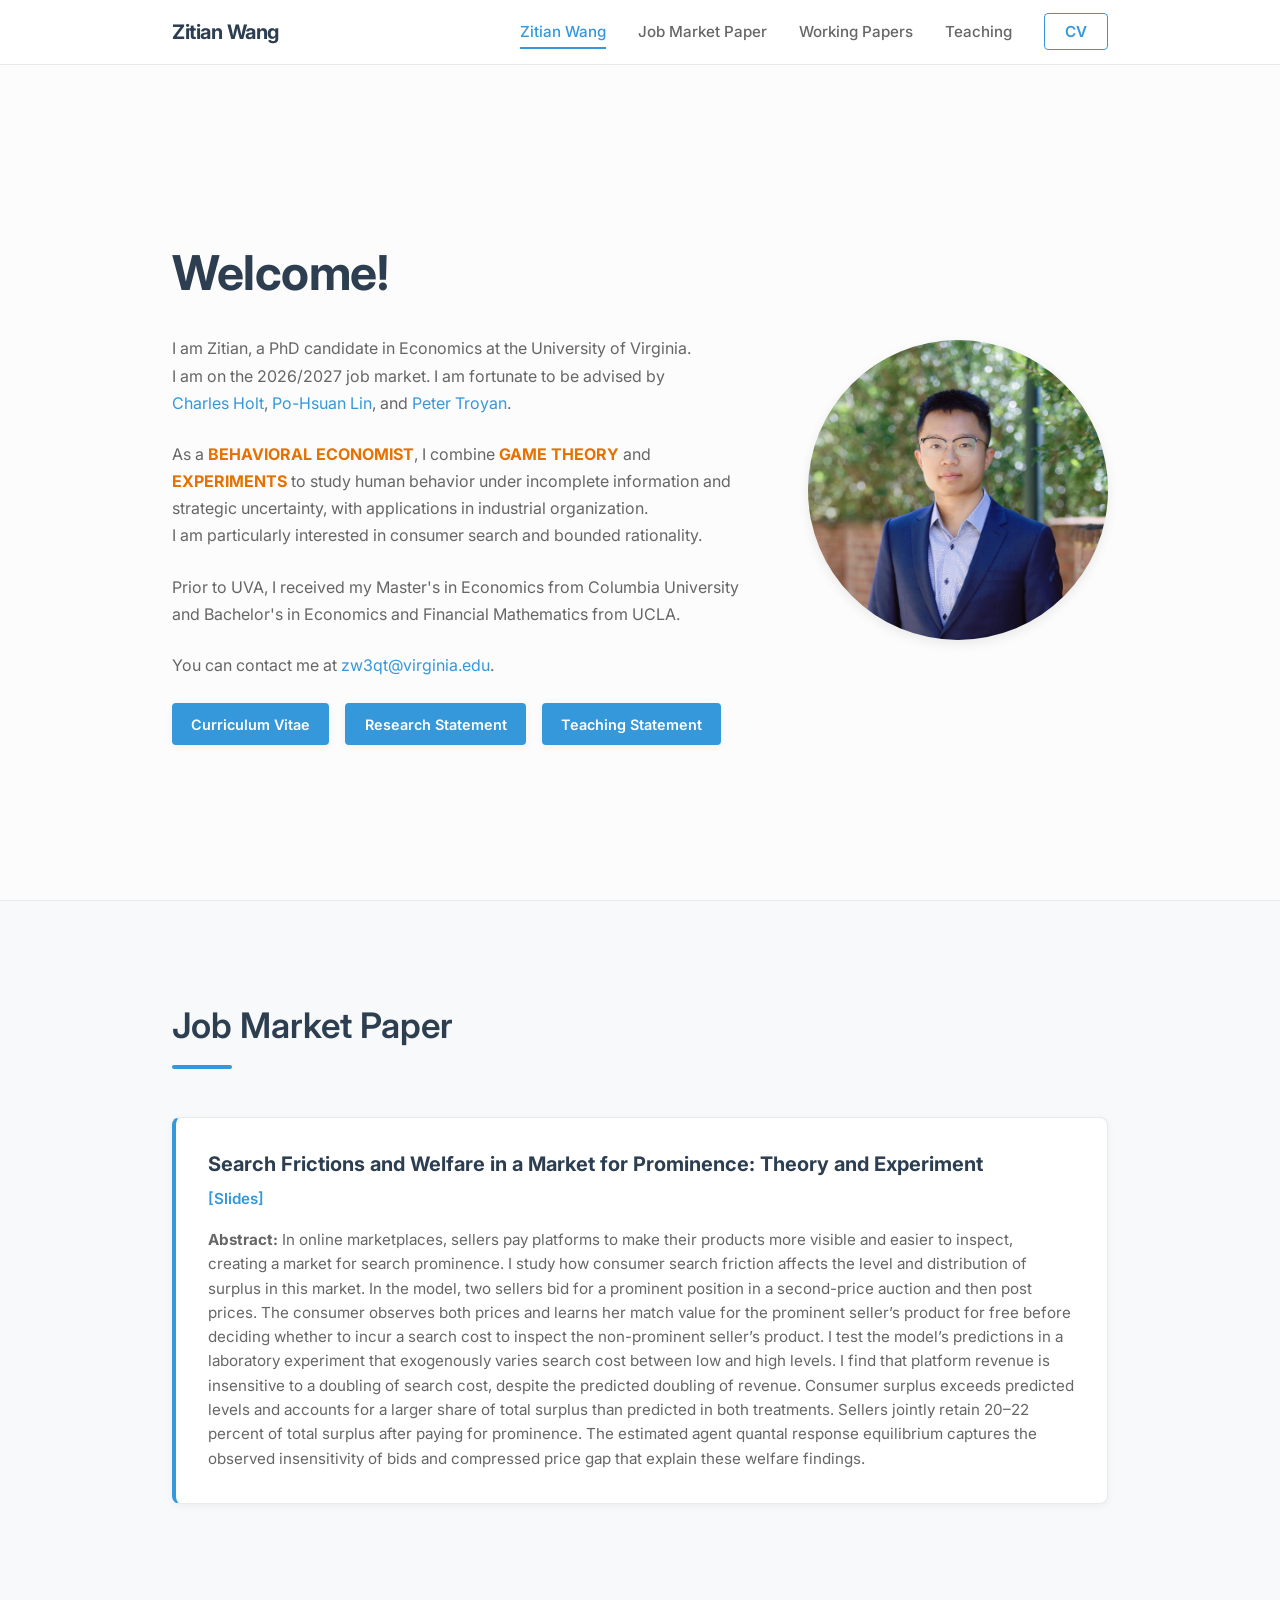
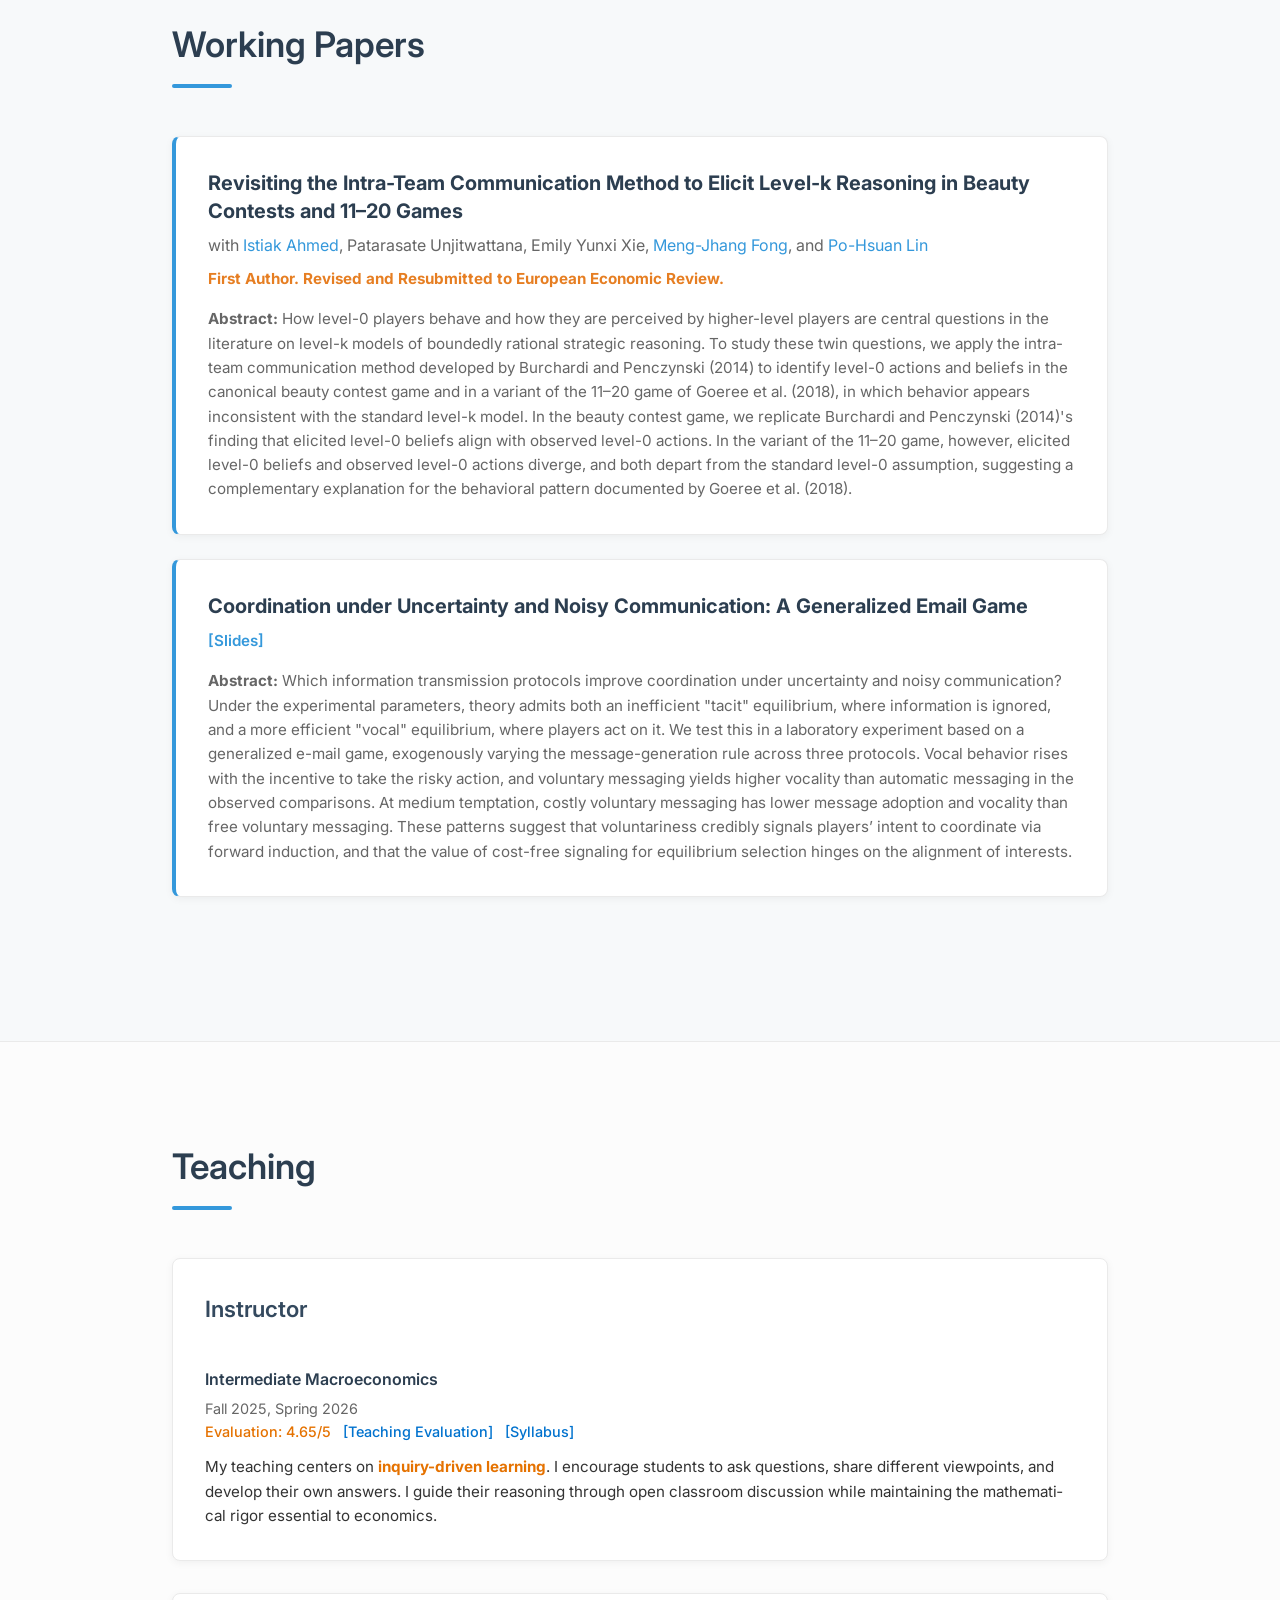
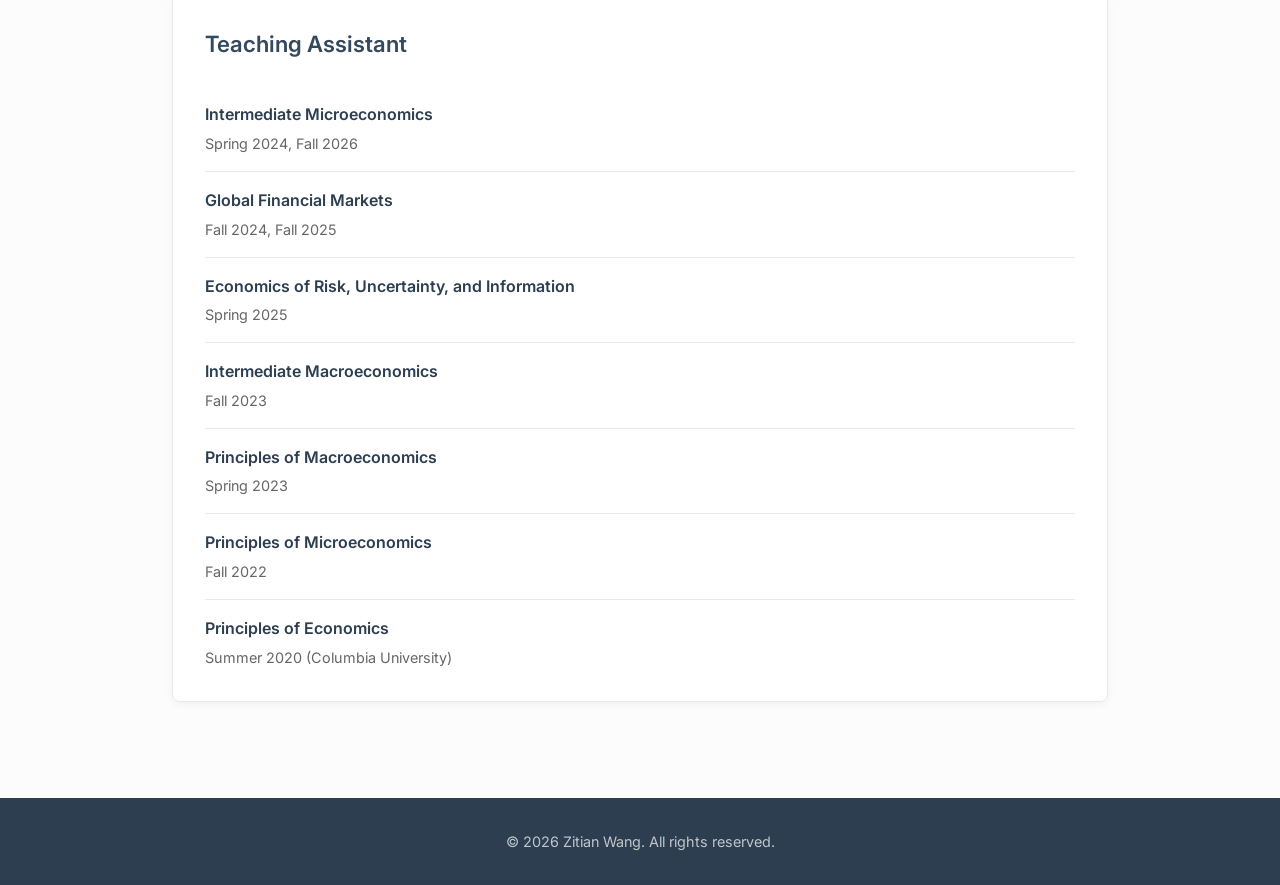
<file: index.html>
<!DOCTYPE html>
<html lang="en">
<head>
    <meta charset="UTF-8">
    <meta name="viewport" content="width=device-width, initial-scale=1.0">
    <title>Zitian Wang | PhD Candidate in Economics</title>
    <link rel="preconnect" href="https://fonts.googleapis.com">
    <link rel="preconnect" href="https://fonts.gstatic.com" crossorigin>
    <link href="https://fonts.googleapis.com/css2?family=Inter:wght@300;400;500;600;700&display=swap" rel="stylesheet">
    <link rel="stylesheet" href="style.css?v=5">
</head>
<body>
    <nav id="navbar">
        <div class="nav-content">
            <div class="nav-logo">
                <a href="#intro">Zitian Wang</a>
            </div>
            <ul class="nav-links">
                <li><a href="#intro" class="nav-item">Zitian Wang</a></li>
                <li><a href="#jmp" class="nav-item">Job Market Paper</a></li>
                <li><a href="#working-papers" class="nav-item">Working Papers</a></li>
                <li><a href="#teaching" class="nav-item">Teaching</a></li>
                <li><a href="assets/Zitian_Wang_CV.pdf" class="btn-nav-cv" target="_blank">CV</a></li>
            </ul>
        </div>
    </nav>

    <main>
        <section id="intro" class="section intro-section">
            <div class="container">
                <div class="intro-wrapper">
                    <div class="intro-content">
                        <h1>Welcome!</h1>
                        <p class="description">
                            I am Zitian, a PhD candidate in Economics at the University of Virginia.<br>
                            I am on the 2026/2027 job market. I am fortunate to be advised by<br>
                            <a href="https://sites.google.com/view/charlesholt/home" target="_blank">Charles Holt</a>, <a href="https://www.po-hsuan-lin.com/home" target="_blank">Po-Hsuan Lin</a>, and <a href="https://petertroyan.com/" target="_blank">Peter Troyan</a>.
                        </p>
                        
                        <p class="description">
                            As a <strong><span class="text-uva-orange">BEHAVIORAL ECONOMIST</span></strong>, I combine <strong><span class="text-uva-orange">GAME THEORY</span></strong> and <strong><span class="text-uva-orange">EXPERIMENTS</span></strong> to study human behavior under incomplete information and strategic uncertainty, with applications in industrial organization.<br>
                            I am particularly interested in consumer search and bounded rationality.
                        </p>
                        
                        <p class="description">
                            Prior to UVA, I received my Master's in Economics from Columbia University and Bachelor's in Economics and Financial Mathematics from&nbsp;UCLA.
                        </p>

                        <p class="description">
                            You can contact me at <a href="mailto:zw3qt@virginia.edu">zw3qt@virginia.edu</a>.
                        </p>

                        <div class="intro-actions">
                            <a href="assets/Zitian_Wang_CV.pdf" class="btn-primary" target="_blank">
                                Curriculum Vitae
                            </a>
                            <a href="assets/Zitian_Wang_Research_Statement.pdf" class="btn-primary" target="_blank">
                                Research Statement
                            </a>
                            <a href="assets/Zitian_Wang_Teaching_Statement.pdf" class="btn-primary" target="_blank">
                                Teaching Statement
                            </a>
                        </div>
                    </div>
                    <div class="intro-image">
                        <img src="assets/headshot_ZitianWang.jpg?v=4" alt="Zitian Wang" class="profile-pic">
                        <!-- Please upload your headshot to assets/headshot_ZitianWang.jpg or change the filename here -->
                    </div>
                </div>
            </div>
        </section>

        <section id="jmp" class="section research-section" style="border-bottom: none; padding-bottom: 2rem;">
            <div class="container">
                <div class="section-header">
                    <h2>Job Market Paper</h2>
                    <div class="divider"></div>
                </div>

                <div class="research-category">
                    <div class="paper-card highlight-card">
                        <h4 class="paper-title">
                            <a href="assets/Zitian_Wang_JMP.pdf" target="_blank">Search Frictions and Welfare in a Market for Prominence: Theory and Experiment</a>
                        </h4>
                        <div class="paper-links">
                            <a href="assets/Zitian_Wang_JMP_Slides.pdf" class="paper-link" target="_blank">[Slides]</a>
                        </div>
                        <p class="paper-abstract">
                            <strong>Abstract:</strong> In online marketplaces, sellers pay platforms to make their products more visible and easier to inspect, creating a market for search prominence. I study how consumer search friction affects the level and distribution of surplus in this market. In the model, two sellers bid for a prominent position in a second-price auction and then post prices. The consumer observes both prices and learns her match value for the prominent seller’s product for free before deciding whether to incur a search cost to inspect the non-prominent seller’s product. I test the model’s predictions in a laboratory experiment that exogenously varies search cost between low and high levels. I find that platform revenue is insensitive to a doubling of search cost, despite the predicted doubling of revenue. Consumer surplus exceeds predicted levels and accounts for a larger share of total surplus than predicted in both treatments. Sellers jointly retain 20–22 percent of total surplus after paying for prominence. The estimated agent quantal response equilibrium captures the observed insensitivity of bids and compressed price gap that explain these welfare findings.
                        </p>
                    </div>
                </div>
            </div>
        </section>

        <section id="working-papers" class="section research-section" style="padding-top: 2rem; border-top: none;">
            <div class="container">
                <div class="section-header">
                    <h2>Working Papers</h2>
                    <div class="divider"></div>
                </div>

                <div class="research-category">
                    
                    <div class="paper-card highlight-card">
                        <h4 class="paper-title">
                            <a href="https://arxiv.org/pdf/2608.18069" target="_blank">Revisiting the Intra-Team Communication Method to Elicit Level-k Reasoning in Beauty Contests and 11–20 Games</a>
                        </h4>
                        <div class="paper-links">
                        </div>
                        <p class="paper-authors">with <a href="https://economics.virginia.edu/people/istiak-ahmed" target="_blank">Istiak Ahmed</a>, Patarasate Unjitwattana, Emily Yunxi Xie, <a href="https://mjfong.github.io/" target="_blank">Meng-Jhang Fong</a>, and <a href="https://www.po-hsuan-lin.com/home" target="_blank">Po-Hsuan Lin</a></p>
                        <p class="paper-status"><strong>First Author. Revised and Resubmitted to European Economic Review.</strong></p>
                        <p class="paper-abstract">
                            <strong>Abstract:</strong> How level-0 players behave and how they are perceived by higher-level players are central questions in the literature on level-k models of boundedly rational strategic reasoning. To study these twin questions, we apply the intra-team communication method developed by Burchardi and Penczynski (2014) to identify level-0 actions and beliefs in the canonical beauty contest game and in a variant of the 11–20 game of Goeree et al. (2018), in which behavior appears inconsistent with the standard level-k model. In the beauty contest game, we replicate Burchardi and Penczynski (2014)'s finding that elicited level-0 beliefs align with observed level-0 actions. In the variant of the 11–20 game, however, elicited level-0 beliefs and observed level-0 actions diverge, and both depart from the standard level-0 assumption, suggesting a complementary explanation for the behavioral pattern documented by Goeree et al. (2018).
                        </p>
                    </div>

                    <div class="paper-card highlight-card">
                        <h4 class="paper-title">
                            <a href="assets/Zitian_Wang_Email_Game.pdf" target="_blank">Coordination under Uncertainty and Noisy Communication: A Generalized Email Game</a>
                        </h4>
                        <div class="paper-links">
                            <a href="assets/Zitian_Wang_Email_Game_Slides.pdf" class="paper-link" target="_blank">[Slides]</a>
                        </div>
                        <p class="paper-abstract">
                            <strong>Abstract:</strong> Which information transmission protocols improve coordination under uncertainty and noisy communication? Under the experimental parameters, theory admits both an inefficient "tacit" equilibrium, where information is ignored, and a more efficient "vocal" equilibrium, where players act on it. We test this in a laboratory experiment based on a generalized e-mail game, exogenously varying the message-generation rule across three protocols. Vocal behavior rises with the incentive to take the risky action, and voluntary messaging yields higher vocality than automatic messaging in the observed comparisons. At medium temptation, costly voluntary messaging has lower message adoption and vocality than free voluntary messaging. These patterns suggest that voluntariness credibly signals players’ intent to coordinate via forward induction, and that the value of cost-free signaling for equilibrium selection hinges on the alignment of interests.
                        </p>
                    </div>
                </div>
            </div>
        </section>

        <section id="teaching" class="section teaching-section">
            <div class="container">
                <div class="section-header">
                    <h2>Teaching</h2>
                    <div class="divider"></div>
                </div>

                <div class="teaching-grid">
                    <div class="teaching-card">
                        <h3>Instructor</h3>
                        <ul class="teaching-list">
                            <li>
                                <div class="course-header">
                                    <span class="course-name">Intermediate Macroeconomics</span>
                                </div>
                                <span class="course-meta">Fall 2025, Spring 2026</span>
                                <span class="course-meta" style="color: #E57200; font-weight: 500;">Evaluation: 4.65/5 <a href="assets/Zitian_Wang_ECON3020_Evaluation.pdf" target="_blank" style="color: #0072CE; text-decoration: none; margin-left: 0.5rem;">[Teaching Evaluation]</a> <a href="assets/Zitian_Wang_ECON3020_Syllabus.pdf" target="_blank" style="color: #0072CE; text-decoration: none; margin-left: 0.5rem;">[Syllabus]</a></span>
                                <p class="course-description" style="margin-top: 0.8rem; font-size: 0.95rem; line-height: 1.6; color: var(--text-color); text-wrap: pretty; hyphens: auto; -webkit-hyphens: auto;">
                                    My teaching centers on <strong><span class="text-uva-orange">inquiry-driven learning</span></strong>. I encourage students to ask questions, share different viewpoints, and develop their own answers. I guide their reasoning through open classroom discussion while maintaining the math&shy;e&shy;mat&shy;i&shy;cal rigor essential to economics.
                                </p>
                            </li>
                        </ul>
                    </div>

                    <div class="teaching-card">
                        <h3>Teaching Assistant</h3>
                        <ul class="teaching-list">
                            <li>
                                <div class="course-header">
                                    <span class="course-name">Intermediate Microeconomics</span>
                                </div>
                                <span class="course-meta">Spring 2024, Fall 2026</span>
                            </li>
                            <li>
                                <div class="course-header">
                                    <span class="course-name">Global Financial Markets</span>
                                </div>
                                <span class="course-meta">Fall 2024, Fall 2025</span>
                            </li>
                            <li>
                                <div class="course-header">
                                    <span class="course-name">Economics of Risk, Uncertainty, and Information</span>
                                </div>
                                <span class="course-meta">Spring 2025</span>
                            </li>
                            <li>
                                <div class="course-header">
                                    <span class="course-name">Intermediate Macroeconomics</span>
                                </div>
                                <span class="course-meta">Fall 2023</span>
                            </li>
                            <li>
                                <div class="course-header">
                                    <span class="course-name">Principles of Macroeconomics</span>
                                </div>
                                <span class="course-meta">Spring 2023</span>
                            </li>
                            <li>
                                <div class="course-header">
                                    <span class="course-name">Principles of Microeconomics</span>
                                </div>
                                <span class="course-meta">Fall 2022</span>
                            </li>
                            <li>
                                <div class="course-header">
                                    <span class="course-name">Principles of Economics</span>
                                </div>
                                <span class="course-meta">Summer 2020 (Columbia University)</span>
                            </li>
                        </ul>
                    </div>
                </div>
            </div>
        </section>
    </main>

    <footer>
        <div class="container text-center">
            <p>&copy; 2026 Zitian Wang. All rights reserved.</p>
        </div>
    </footer>

    <script src="script.js"></script>
</body>
</html>
</file>
<file: style.css>
:root {
    /* Color Palette */
    --primary-color: #2c3e50;
    --secondary-color: #34495e;
    --accent-color: #3498db;
    --accent-hover: #2980b9;
    --text-main: #333333;
    --text-muted: #666666;
    --bg-main: #fcfcfc;
    --bg-card: #ffffff;
    --border-color: #eaeaea;
    --shadow-sm: 0 2px 8px rgba(0,0,0,0.05);
    --shadow-md: 0 4px 12px rgba(0,0,0,0.08);
    --transition-fast: 0.2s ease-in-out;
}

* {
    margin: 0;
    padding: 0;
    box-sizing: border-box;
}

html {
    scroll-behavior: smooth;
    font-size: 16px;
}

body {
    font-family: 'Inter', -apple-system, BlinkMacSystemFont, "Segoe UI", Roboto, Helvetica, Arial, sans-serif;
    color: var(--text-main);
    background-color: var(--bg-main);
    line-height: 1.6;
    -webkit-font-smoothing: antialiased;
}

a {
    color: var(--accent-color);
    text-decoration: none;
    transition: color var(--transition-fast);
}

a:hover {
    color: var(--accent-hover);
}

.container {
    max-width: 1000px;
    margin: 0 auto;
    padding: 0 2rem;
}

/* Typography */
h1 {
    font-size: 3rem;
    font-weight: 700;
    color: var(--primary-color);
    letter-spacing: -0.5px;
    margin-bottom: 0.5rem;
}

h1 span {
    font-size: 2.2rem;
    font-weight: 400;
    color: var(--text-muted);
}

h2 {
    font-size: 2.2rem;
    color: var(--primary-color);
    font-weight: 600;
}

h3 {
    font-size: 1.4rem;
    color: var(--secondary-color);
    margin-bottom: 1.5rem;
    font-weight: 600;
}

.subtitle {
    font-size: 1.4rem;
    color: var(--secondary-color);
    font-weight: 400;
    margin-bottom: 1rem;
}

.description {
    font-size: 1rem;
    color: var(--text-muted);
    max-width: 900px;
    margin: 1.5rem 0;
    line-height: 1.7;
}

/* Navigation */
#navbar {
    position: fixed;
    top: 0;
    width: 100%;
    background-color: rgba(255, 255, 255, 0.95);
    backdrop-filter: blur(8px);
    border-bottom: 1px solid var(--border-color);
    z-index: 1000;
    padding: 1rem 0;
    transition: all 0.3s ease;
}

.nav-content {
    max-width: 1000px;
    margin: 0 auto;
    padding: 0 2rem;
    display: flex;
    justify-content: space-between;
    align-items: center;
}

.nav-logo a {
    font-size: 1.25rem;
    font-weight: 700;
    color: var(--primary-color);
    letter-spacing: -0.5px;
}

.nav-links {
    display: flex;
    list-style: none;
    align-items: center;
    gap: 2rem;
}

.text-muted {
    color: var(--text-muted);
}

.text-uva-orange {
    color: #E57200;
}

.nav-item {
    color: var(--text-muted);
    font-weight: 500;
    font-size: 0.95rem;
    padding: 0.5rem 0;
    position: relative;
}

.nav-item::after {
    content: '';
    position: absolute;
    bottom: 0;
    left: 0;
    width: 0;
    height: 2px;
    background-color: var(--accent-color);
    transition: width var(--transition-fast);
}

.nav-item:hover {
    color: var(--primary-color);
}

.nav-item.active {
    color: var(--accent-color);
}

.nav-item.active::after {
    width: 100%;
}

.btn-nav-cv {
    background-color: transparent;
    color: var(--accent-color);
    border: 1px solid var(--accent-color);
    padding: 0.5rem 1.25rem;
    border-radius: 4px;
    font-weight: 600;
    font-size: 0.95rem;
}

.btn-nav-cv:hover {
    background-color: var(--accent-color);
    color: white;
}

/* Layout */
main {
    padding-top: 80px; /* Offset for fixed nav */
}

.section {
    padding: 6rem 0;
}

.section-header {
    margin-bottom: 3rem;
}

.divider {
    width: 60px;
    height: 4px;
    background-color: var(--accent-color);
    margin-top: 0.75rem;
    border-radius: 2px;
}

/* Intro Section */
.intro-section {
    min-height: calc(100vh - 80px);
    display: flex;
    align-items: center;
    background-color: var(--bg-main);
}

.intro-wrapper {
    display: flex;
    justify-content: space-between;
    align-items: center;
    gap: 4rem;
}

.intro-content {
    flex: 1;
}

.intro-image {
    flex-shrink: 0;
    width: 300px;
    height: 300px;
    border-radius: 50%;
    overflow: hidden;
    background-color: #eaeaea; /* Placeholder color */
    box-shadow: var(--shadow-md);
}

.profile-pic {
    width: 100%;
    height: 100%;
    object-fit: cover;
    object-position: center 8%;
}

.status-badge {
    display: inline-block;
    background-color: #e8f4fd;
    color: var(--accent-hover);
    padding: 0.4rem 1rem;
    border-radius: 20px;
    font-size: 0.9rem;
    font-weight: 600;
    margin: 1rem 0;
}

.contact-info {
    margin: 2rem 0;
    font-size: 1.1rem;
}

.intro-actions {
    display: flex;
    gap: 1rem;
    flex-wrap: nowrap;
}

.btn-primary {
    display: inline-block;
    background-color: var(--accent-color);
    color: white;
    padding: 0.6rem 1.2rem;
    border-radius: 4px;
    font-weight: 600;
    font-size: 0.9rem;
    box-shadow: var(--shadow-sm);
    transition: all var(--transition-fast);
}

.btn-primary:hover {
    background-color: var(--accent-hover);
    color: white;
    transform: translateY(-2px);
    box-shadow: var(--shadow-md);
}

/* Research Section */
.research-section {
    background-color: #f7f9fa;
    border-top: 1px solid var(--border-color);
    border-bottom: 1px solid var(--border-color);
}

.research-category {
    margin-bottom: 3rem;
}

.paper-card {
    background-color: var(--bg-card);
    padding: 2rem;
    border-radius: 8px;
    box-shadow: var(--shadow-sm);
    margin-bottom: 1.5rem;
    border: 1px solid var(--border-color);
}

.highlight-card {
    border-left: 4px solid var(--accent-color);
}

.paper-title {
    font-size: 1.25rem;
    color: var(--primary-color);
    margin-bottom: 0.5rem;
    line-height: 1.4;
}

.paper-title a {
    color: var(--primary-color);
}

.paper-title a:hover {
    color: var(--accent-color);
}

.year {
    color: var(--text-muted);
    font-weight: 400;
    font-size: 1.1rem;
}

.paper-authors {
    color: var(--text-muted);
    margin-bottom: 0.5rem;
}

.paper-status {
    color: #e67e22;
    font-size: 0.95rem;
}

.paper-abstract {
    margin-top: 1rem;
    font-size: 0.95rem;
    color: var(--text-muted);
    line-height: 1.6;
}

.paper-links {
    margin-top: 0.5rem;
}

.paper-link {
    font-weight: 600;
    font-size: 0.95rem;
}

/* Teaching Section */
.teaching-grid {
    display: flex;
    flex-direction: column;
    gap: 2rem;
}

.teaching-card {
    background-color: var(--bg-card);
    padding: 2rem;
    border-radius: 8px;
    box-shadow: var(--shadow-sm);
    border: 1px solid var(--border-color);
}

.teaching-list {
    list-style: none;
}

.teaching-list li {
    padding: 1rem 0;
    border-bottom: 1px solid var(--border-color);
}

.teaching-list li:last-child {
    border-bottom: none;
    padding-bottom: 0;
}

.course-header {
    display: flex;
    justify-content: space-between;
    align-items: baseline;
    margin-bottom: 0.25rem;
}

.course-name {
    font-weight: 600;
    color: var(--primary-color);
}

.course-term {
    font-size: 0.85rem;
    color: var(--text-muted);
}

.course-meta {
    font-size: 0.9rem;
    color: var(--text-muted);
    display: block;
}

/* Footer */
footer {
    padding: 2rem 0;
    background-color: var(--primary-color);
    color: rgba(255, 255, 255, 0.7);
    font-size: 0.9rem;
}

.text-center {
    text-align: center;
}

/* Responsive */
@media (max-width: 768px) {
    .nav-content {
        flex-direction: column;
        gap: 1rem;
    }
    
    .nav-links {
        gap: 1rem;
    }
    
    .intro-wrapper {
        flex-direction: column-reverse;
        text-align: left;
        gap: 2rem;
    }

    .intro-image {
        width: 200px;
        height: 200px;
    }

    h1 {
        font-size: 2.5rem;
    }
    
    .intro-section {
        min-height: auto;
        padding-top: 4rem;
    }

    .intro-actions {
        gap: 0.5rem;
    }
    
    .intro-actions .btn-primary {
        padding: 0.5rem 0.4rem;
        font-size: 0.75rem;
        flex: 1;
        text-align: center;
    }
}
</file>
